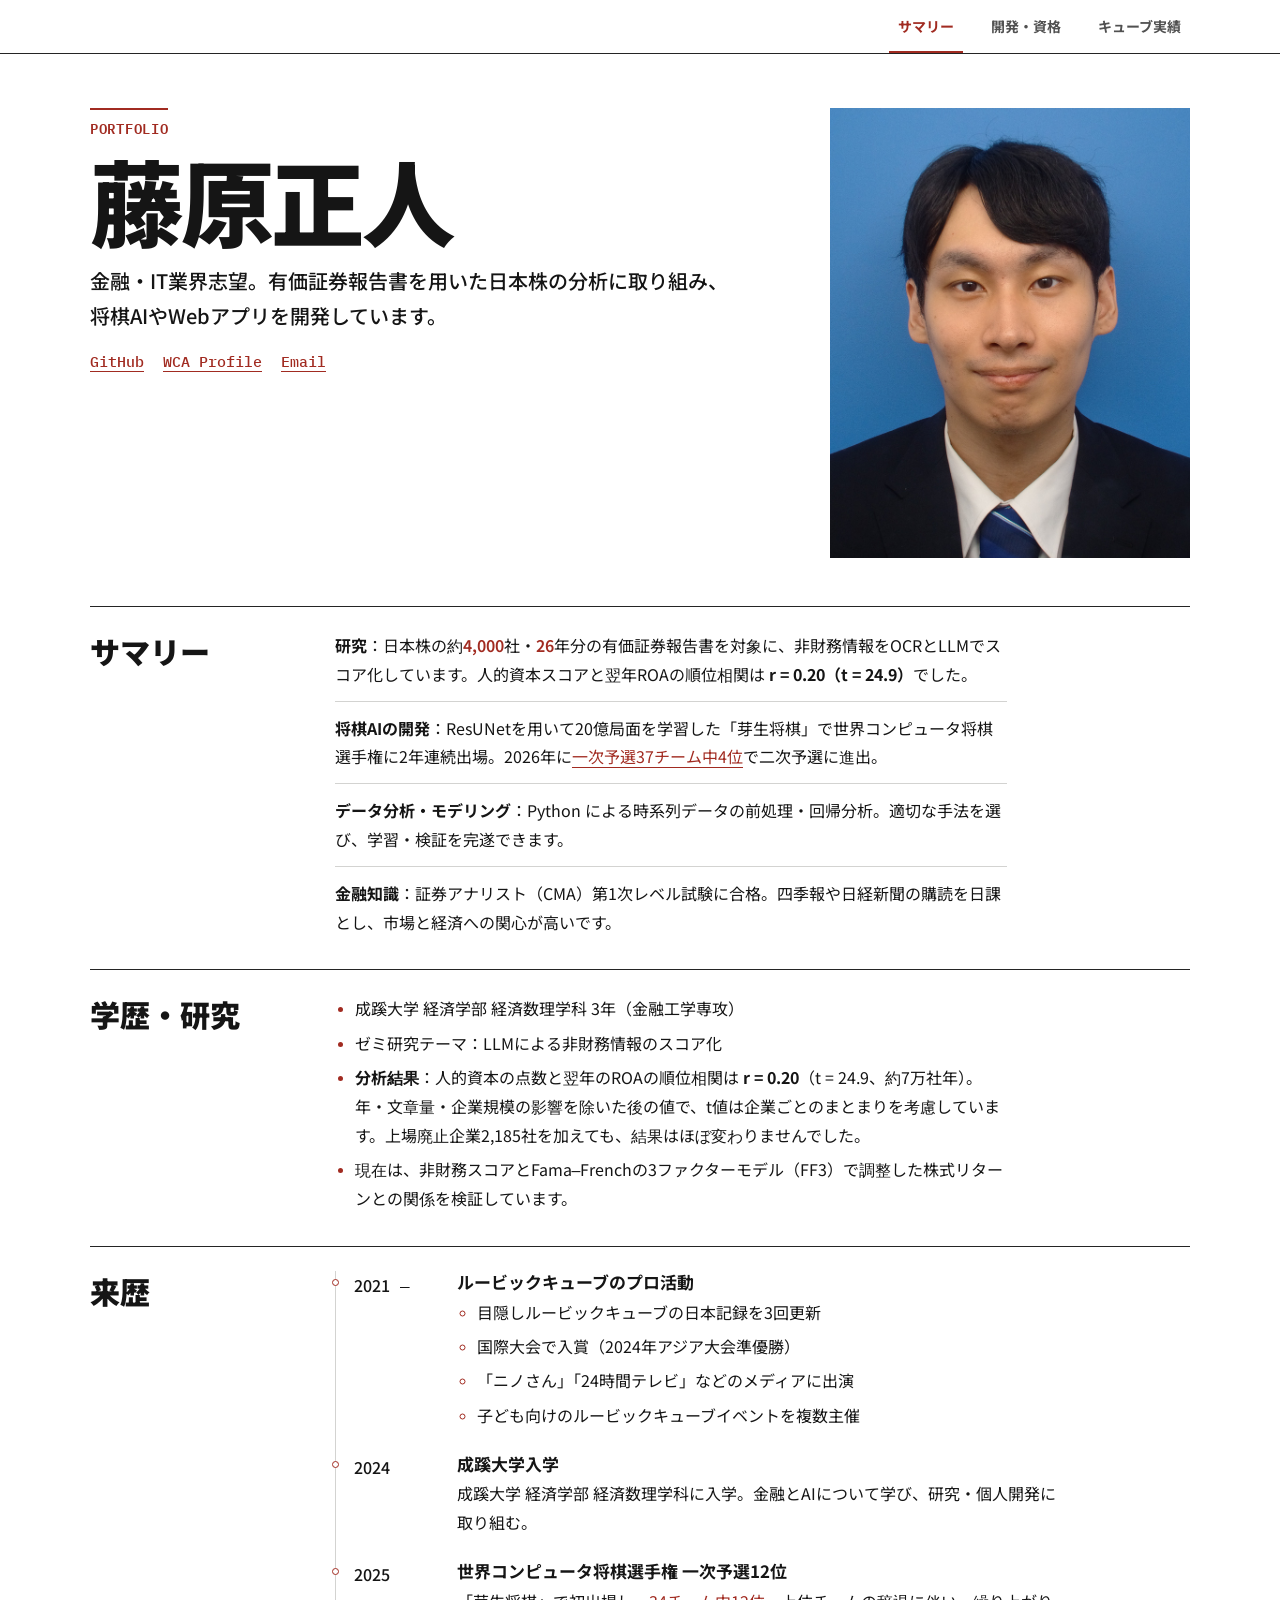
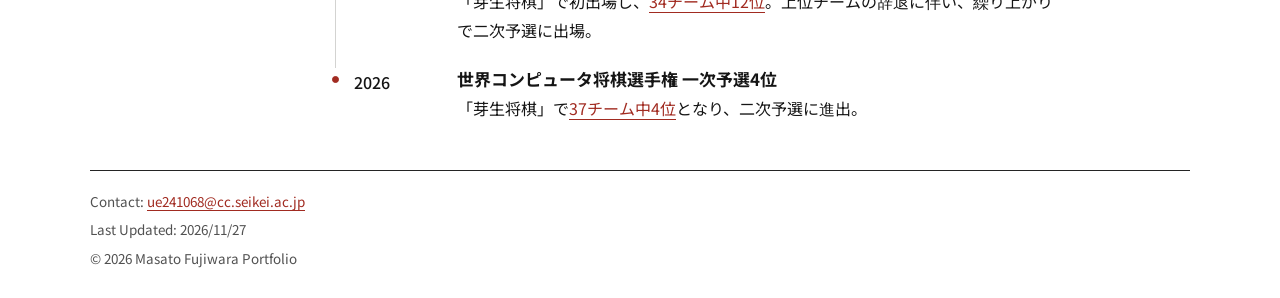
<file: index.html>
<!doctype html>
<html lang="ja">
<head>
  <meta charset="UTF-8">
  <meta name="viewport" content="width=device-width, initial-scale=1.0, viewport-fit=cover">
  <title>Portfolio | 藤原正人</title>
  <meta name="description" content="藤原正人のポートフォリオ。金融・IT業界志望。日本株の有価証券報告書を分析する研究と、将棋AI・Webアプリの開発。">
  <link rel="canonical" href="https://ms3bf.github.io/portfolio/">
  <meta property="og:type" content="website">
  <meta property="og:locale" content="ja_JP">
  <meta property="og:url" content="https://ms3bf.github.io/portfolio/">
  <meta property="og:title" content="藤原正人 | 金融・IT業界志望">
  <meta property="og:description" content="藤原正人のポートフォリオ。金融・IT業界志望。日本株の有価証券報告書を分析する研究と、将棋AI・Webアプリの開発。">
  <meta property="og:image" content="https://ms3bf.github.io/portfolio/assets/portfolio-og.jpg?v=finance-it">
  <meta property="og:image:type" content="image/jpeg">
  <meta property="og:image:width" content="1200">
  <meta property="og:image:height" content="630">
  <meta property="og:image:alt" content="藤原正人のポートフォリオとプロフィール写真">
  <meta name="twitter:card" content="summary_large_image">
  <link rel="icon" href="assets/favicon.png" type="image/png" sizes="96x96">
  <link rel="stylesheet" href="styles.css?v=20261127-links"></head>
<body>
  <nav class="bottom-nav" aria-label="セクション切替">
    <div class="nav-inner"><button type="button" class="is-active" data-tab-target="summary" aria-pressed="true">
      <svg viewbox="0 0 256 256" xmlns="http://www.w3.org/2000/svg" fill="currentColor" aria-hidden="true"><path d="M218.83,103.77l-80-75.48a1.14,1.14,0,0,1-.11-.11,16,16,0,0,0-21.53,0l-.11.11L37.17,103.77A16,16,0,0,0,32,115.55V208a16,16,0,0,0,16,16H96a16,16,0,0,0,16-16V160h32v48a16,16,0,0,0,16,16h48a16,16,0,0,0,16-16V115.55A16,16,0,0,0,218.83,103.77ZM208,208H160V160a16,16,0,0,0-16-16H112a16,16,0,0,0-16,16v48H48V115.55l.11-.1L128,40l79.9,75.43.11.1Z"></path></svg>
      <span>サマリー</span>
      <span class="nav-dot" aria-hidden="true"></span>
    </button>
    <button type="button" data-tab-target="skills" aria-pressed="false">
      <svg viewbox="0 0 256 256" xmlns="http://www.w3.org/2000/svg" fill="currentColor" aria-hidden="true"><path d="M69.12,94.15,28.5,128l40.62,33.85a8,8,0,1,1-10.24,12.29l-48-40a8,8,0,0,1,0-12.29l48-40a8,8,0,0,1,10.24,12.3Zm176,27.7-48-40a8,8,0,1,0-10.24,12.3L227.5,128l-40.62,33.85a8,8,0,1,0,10.24,12.29l48-40a8,8,0,0,0,0-12.29ZM162.73,32.48a8,8,0,0,0-10.25,4.79l-64,176a8,8,0,0,0,4.79,10.26A8.14,8.14,0,0,0,96,224a8,8,0,0,0,7.52-5.27l64-176A8,8,0,0,0,162.73,32.48Z"></path></svg>
      <span>開発・資格</span>
      <span class="nav-dot" aria-hidden="true"></span>
    </button>
    <button type="button" data-tab-target="rubik" aria-pressed="false">
      <svg viewbox="0 0 256 256" xmlns="http://www.w3.org/2000/svg" fill="currentColor" aria-hidden="true"><path d="M232,64H208V56a16,16,0,0,0-16-16H64A16,16,0,0,0,48,56v8H24A16,16,0,0,0,8,80V96a40,40,0,0,0,40,40h3.65A80.13,80.13,0,0,0,120,191.61V216H96a8,8,0,0,0,0,16h64a8,8,0,0,0,0-16H136V191.58c31.94-3.23,58.44-25.64,68.08-55.58H208a40,40,0,0,0,40-40V80A16,16,0,0,0,232,64ZM48,120A24,24,0,0,1,24,96V80H48v32q0,4,.39,8Zm184-24a24,24,0,0,1-24,24h-.5a81.81,81.81,0,0,0,.5-8.9V80h24Z"></path></svg>
      <span>キューブ実績</span>
      <span class="nav-dot" aria-hidden="true"></span>
    </button>
  </div></nav>

  <header class="hero">
    <div class="hero__inner">
      <div>
        <p class="eyebrow">PORTFOLIO</p>
        <h1>藤原正人</h1>
        <p class="lead">金融・IT業界志望。有価証券報告書を用いた日本株の分析に取り組み、将棋AIやWebアプリを開発しています。</p>
        <div class="link-row">
          <a href="https://github.com/ms3bf" target="_blank" rel="noopener noreferrer">GitHub</a>
          <a href="https://www.worldcubeassociation.org/persons/2019FUJI07" target="_blank" rel="noopener noreferrer">WCA Profile</a>
          <a href="mailto:ue241068@cc.seikei.ac.jp">Email</a>
        </div>
      </div>
      <img src="assets/images/profile/IMG_6793.jpeg" alt="藤原正人プロフィール写真" class="hero__photo" width="768" height="1024">
    </div>
  </header>

  <main>
    <div class="tab-content is-active" data-tab-panel="summary">
      <section class="panel panel--index">
        <h2>サマリー</h2>
        <ul>
          <li><strong>研究</strong>：日本株の約<span class="numeric">4,000</span>社・<span class="numeric">26</span>年分の有価証券報告書を対象に、非財務情報をOCRとLLMでスコア化しています。人的資本スコアと翌年ROAの順位相関は <strong>r = 0.20（t = 24.9）</strong>でした。</li>
          <li><strong>将棋AIの開発</strong>：ResUNetを用いて<span class="numeric">20</span>億局面を学習した「芽生将棋」で世界コンピュータ将棋選手権に<span class="numeric">2</span>年連続出場。<span class="numeric">2026</span>年に<a href="https://www.computer-shogi.org/wcsc36/lower.html">一次予選<span class="numeric">37</span>チーム中<span class="numeric">4</span>位</a>で二次予選に進出。</li>
          <li><strong>データ分析・モデリング</strong>：Python による時系列データの前処理・回帰分析。適切な手法を選び、学習・検証を完遂できます。</li>
          <li><strong>金融知識</strong>：証券アナリスト（CMA）第1次レベル試験に合格。四季報や日経新聞の購読を日課とし、市場と経済への関心が高いです。</li>
        </ul>
      </section>

      <section class="panel panel--index">
        <h2>学歴・研究</h2>
        <ul>
          <li>成蹊大学 経済学部 経済数理学科 <span class="numeric">3</span>年（金融工学専攻）</li>
          <li>ゼミ研究テーマ：LLMによる非財務情報のスコア化</li>
          <li><strong>分析結果</strong>：人的資本の点数と翌年のROAの順位相関は <strong>r = 0.20</strong>（t = 24.9、約7万社年）。年・文章量・企業規模の影響を除いた後の値で、t値は企業ごとのまとまりを考慮しています。上場廃止企業2,185社を加えても、結果はほぼ変わりませんでした。</li>
          <li>現在は、非財務スコアとFama–Frenchの3ファクターモデル（FF3）で調整した株式リターンとの関係を検証しています。</li>
        </ul>
      </section>
    <section class="panel career panel--index">
        <div class="career__heading">
          <h2>来歴</h2>
        </div>
        <ol class="career-log" aria-label="来歴のタイムライン">
          <li class="career-log__entry">
            <div class="career-log__meta"><span class="career-log__year"><span class="numeric">2021</span> —</span></div>
            <div class="career-log__card">
              <h3>ルービックキューブのプロ活動</h3>

        <ul>
          <li>目隠しルービックキューブの日本記録を<span class="numeric">3</span>回更新</li>
          <li>国際大会で入賞（<span class="numeric">2024</span>年アジア大会準優勝）</li>
          <li>「ニノさん」「<span class="numeric">24</span>時間テレビ」などのメディアに出演</li>
          <li>子ども向けのルービックキューブイベントを複数主催</li>
        </ul>
            </div>
          </li>
          <li class="career-log__entry">
            <div class="career-log__meta"><span class="career-log__year"><span class="numeric">2024</span></span></div>
            <div class="career-log__card">
              <h3>成蹊大学入学</h3>

        <p>成蹊大学 経済学部 経済数理学科に入学。金融とAIについて学び、研究・個人開発に取り組む。</p>
            </div>
          </li>
          <li class="career-log__entry">
            <div class="career-log__meta"><span class="career-log__year"><span class="numeric">2025</span></span></div>
            <div class="career-log__card">
              <h3>世界コンピュータ将棋選手権 一次予選12位</h3>
              <p>「芽生将棋」で初出場し、<a href="https://www.computer-shogi.org/wcsc35/lower.html">34チーム中12位</a>。上位チームの辞退に伴い、繰り上がりで二次予選に出場。</p>
            </div>
          </li>
          <li class="career-log__entry">
            <div class="career-log__meta"><span class="career-log__year"><span class="numeric">2026</span></span></div>
            <div class="career-log__card">
              <h3>世界コンピュータ将棋選手権 一次予選4位</h3>
              <p>「芽生将棋」で<a href="https://www.computer-shogi.org/wcsc36/lower.html">37チーム中4位</a>となり、二次予選に進出。</p>
            </div>
          </li>
        </ol>
      </section>

      </div>

    <div class="tab-content" data-tab-panel="skills">
      <section class="panel">
        <h2>制作Webアプリ</h2>
        <p class="muted">要件定義から設計・実装・公開までを自ら手がけて制作したWebアプリ。各デモはVercelで公開しています。</p>
        <div class="apps">
          <article class="app-card">
            <a class="app-card__media" href="https://3factor-simulation.vercel.app/" target="_blank" rel="noopener noreferrer" aria-label="日本株シミュレーション デモを開く">
              <video src="assets/images/products/3factor-simulation.mp4" poster="assets/images/products/3factor-simulation-poster.webp" muted loop playsinline preload="none" width="1080" height="1920"></video>
            </a>
            <div class="app-card__body">
              <h3 class="app-card__title">日本株シミュレーション</h3>
              <div class="tags">
                <span class="tag tag--primary">金融工学</span>
                <span class="tag tag--soft">MCMC / CAPM</span>
              </div>
              <details class="app-card__details" open>
                <summary>説明を読む</summary>
                <p class="app-card__desc">マルコフ連鎖モンテカルロ法（MCMC）による日経平均の予測と、その推定値を用いたCAPM理論に基づく個別株リターン予想。さらにFama-Frenchの<span class="numeric">3</span>ファクターモデルを用いて、日本株が各因子をどれほど持っているかをプロットしました。</p>
              </details>
              <a class="app-card__link" href="https://3factor-simulation.vercel.app/" target="_blank" rel="noopener noreferrer">デモを見る →</a>
            </div>
          </article>

          <article class="app-card">
            <a class="app-card__media" href="https://yubi-gui.vercel.app" target="_blank" rel="noopener noreferrer" aria-label="YUBI GUI デモを開く">
              <video src="assets/images/products/yubi-gui.mp4" poster="assets/images/products/yubi-gui-poster.webp" aria-label="YUBI GUI 指遣いの可視化デモ" muted loop playsinline preload="none" width="512" height="740"></video>
            </a>
            <div class="app-card__body">
              <h3 class="app-card__title">YUBI GUI</h3>
              <div class="tags">
                <span class="tag tag--primary">ルービックキューブ</span>
                <span class="tag tag--soft">3D / 指遣い学習</span>
              </div>
              <details class="app-card__details" open>
                <summary>説明を読む</summary>
                <p class="app-card__desc">ルービックキューブの回転手順に対して、指遣いを機械学習で推定し、3Dの手とキューブで可視化します。</p>
              </details>
              <a class="app-card__link" href="https://yubi-gui.vercel.app" target="_blank" rel="noopener noreferrer">デモを見る →</a>
              <a class="app-card__link" href="https://github.com/ms3bf/yubi-gui" target="_blank" rel="noopener noreferrer">GitHub</a>
            </div>
          </article>

          <article class="app-card">
            <a class="app-card__media" href="https://komanoma-shogi.vercel.app" target="_blank" rel="noopener noreferrer" aria-label="芽生将棋 デモを開く">
              <video src="assets/images/products/mebae-shogi.mp4" poster="assets/images/products/mebae-shogi-poster.webp" aria-label="芽生将棋 対局アプリのデモ" muted loop playsinline preload="none" width="512" height="740"></video>
            </a>
            <div class="app-card__body">
              <h3 class="app-card__title">芽生将棋</h3>
              <div class="tags">
                <span class="tag tag--primary">将棋AI</span>
                <span class="tag tag--soft">文化祭 / 対戦アプリ</span>
              </div>
              <details class="app-card__details" open>
                <summary>説明を読む</summary>
                <p class="app-card__desc">成蹊大学の文化祭で、来場者がAI将棋と対戦する企画に使用したアプリを公開。ブラウザ上でAIとの対局を楽しめます。</p>
              </details>
              <a class="app-card__link" href="https://komanoma-shogi.vercel.app" target="_blank" rel="noopener noreferrer">対局する →</a>
              <a class="app-card__link" href="https://www.computer-shogi.org/wcsc36/lower.html" target="_blank" rel="noopener noreferrer">選手権公式結果</a>
            </div>
          </article>

          <article class="app-card">
            <a class="app-card__media" href="https://moving-algorithm-11dp.vercel.app" target="_blank" rel="noopener noreferrer" aria-label="うごく手順表 デモを開く">
              <video src="assets/images/products/moving-algorithm.mp4" poster="assets/images/products/moving-algorithm-poster.webp" muted loop playsinline preload="none" width="720" height="1280"></video>
            </a>
            <div class="app-card__body">
              <h3 class="app-card__title">うごく手順表</h3>
              <div class="tags">
                <span class="tag tag--primary">Web App</span>
                <span class="tag tag--soft">可視化</span>
              </div>
              <details class="app-card__details" open>
                <summary>説明を読む</summary>
                <p class="app-card__desc">ルービックキューブのF2L・OLL・PLLを、各回転を追えるアニメーション付きの手順表にまとめました。</p>
              </details>
              <a class="app-card__link" href="https://moving-algorithm-11dp.vercel.app" target="_blank" rel="noopener noreferrer">デモを見る →</a>
            </div>
          </article>

        </div>
      </section>

      <section class="panel panel--index panel--qualifications">
        <h2>資格</h2>
        <ul>
          <li>基本情報技術者</li>
          <li>応用情報技術者（科目A通過・科目B 12月受験）</li>
          <li>日商簿記<span class="numeric">2</span>級</li>
          <li>日本証券アナリスト協会 CMA（第1次レベル試験合格・第2次レベル試験は2027年受験予定）</li>
          <li>実用数学技能検定 準<span class="numeric">1</span>級</li>
        </ul>
      </section>

      <section class="panel panel--index">
        <h2>趣味</h2>
        <ul>
          <li>将棋：大学から始めて初段。成蹊大学の団体戦C2クラス優勝。</li>
          <li>読書・個人開発</li>
        </ul>
      </section>

      <section class="panel panel--media">
        <h2>チームプロジェクト</h2>
        <ul>
          <li>
            成蹊大学文化会Instagram運用・模擬店リーダー担当
            <br>
            <a href="https://www.instagram.com/seikeibunkakai/" target="_blank" rel="noopener noreferrer">成蹊大学文化会Instagram</a>
          </li>
          <li>
            模擬店初出店でタンフルという新規商品に挑戦
            <br>
            <img src="assets/images/keyaki/IMG_3092.jpg" alt="文化祭（keyaki）活動画像 1" class="panel__img panel__img--inline-small panel__img--keyaki" loading="lazy" width="960" height="1280">
          </li>
          <li>
            企画・仕入れ・飴付けの研究・衛生管理などを担当して、チームの協力のお陰で成功に導くことができました。
            <br>
            <div class="panel__gallery panel__gallery--under-text">
              <img src="assets/images/keyaki/IMG_3080.JPG" alt="文化祭（keyaki）活動画像 2" class="panel__img panel__img--inline-small panel__img--keyaki" loading="lazy" width="720" height="1280">
              <img src="assets/images/keyaki/IMG_4566.JPG" alt="文化祭（keyaki）活動画像 3" class="panel__img panel__img--inline-small panel__img--keyaki" loading="lazy" width="960" height="1280">
            </div>
          </li>
          <li>ルービックキューブの<span class="numeric">3</span>大会の運営に協力</li>
        </ul>
      </section>

    </div>

    <div class="tab-content" data-tab-panel="rubik">
      <section class="panel panel--media">
        <h2>国内実績 / アジア大会 / 競技アプローチ</h2>
        <ul>
          <li>目隠しルービックキューブで日本記録更新（<span class="numeric">3</span>回）</li>
          <li><span class="numeric">2022</span>年 単発 <span class="numeric">19.86</span></li>
          <li><span class="numeric">2022</span>年 平均 <span class="numeric">21.58</span></li>
          <li><span class="numeric">2023</span>年 平均 <span class="numeric">19.55</span></li>
          <li>単発・平均ともに日本人初の<span class="numeric">20</span>秒切りを達成</li>
          <li>国内・国外大会で優勝<span class="numeric">7</span>回</li>
          <li class="highlight-achievement">Rubik's WCA Asian Championship <span class="numeric">2024</span> 準優勝。</li>
        </ul>
        <p class="muted">既存の<span class="numeric">818</span>手順に加え、海外トップ層の<span class="numeric">2768</span>フローティング手順群を日本で初めて採用・運用し、改善を重ねて実績化。</p>
        <div class="link-row">
          <a href="https://www.worldcubeassociation.org/persons/2019FUJI07" target="_blank" rel="noopener noreferrer">WCA公式プロフィール</a>
        </div>
        <div class="panel__gallery panel__gallery--under-text">
          <img src="assets/images/achievements/IMG_4563.webp" alt="大会実績画像 1" class="panel__img" loading="lazy" width="1334" height="750">
          <img src="assets/images/achievements/IMG_4564.webp" alt="大会実績画像 2" class="panel__img" loading="lazy" width="1334" height="750">
        </div>
      </section>

      <section class="panel panel--media">
        <h2>教育</h2>
        <ul>
          <li>東京化学技術館 パズルデーでステージイベント・講師参加(<span class="numeric">2</span>回)</li>
        </ul>
        <div class="link-row">
          <a href="https://www.jsf.or.jp/event/202211/puzzle.php" target="_blank" rel="noopener noreferrer">東京パズルデー<span class="numeric">2022</span></a>
          <a href="https://www.jsf.or.jp/event/202311/puzzle.php" target="_blank" rel="noopener noreferrer">東京パズルデー<span class="numeric">2023</span></a>
        </div>
        <ul>
          <li>小学校での指導</li>
          <li>個別指導塾と提携し<span class="numeric">30</span>人規模のイベントを<span class="numeric">10</span>回以上主催</li>
          <li class="highlight-teaching">のべ<span class="numeric">500</span>人以上にルービックキューブの解き方を指導</li>
        </ul>
        <div class="panel__gallery panel__gallery--under-text">
          <img src="assets/images/teaching/IMG_4558.JPG" alt="塾提携イベントの指導画像 1" class="panel__img panel__img--inline-small" loading="lazy" width="296" height="222">
          <img src="assets/images/teaching/IMG_4559.PNG" alt="塾提携イベントの指導画像 2" class="panel__img panel__img--inline-small" loading="lazy" width="611" height="458">
          <img src="assets/images/teaching/IMG_4560.PNG" alt="塾提携イベントの指導画像 3" class="panel__img panel__img--inline-small" loading="lazy" width="436" height="327">
        </div>

        <ul>
          <li>目隠しルービックキューブのHowTo動画が<span class="numeric">9</span>万再生。</li>
          <li>教材をきっかけに多くの人が目隠しルービックキューブを成功させ、ある視聴者は日本<span class="numeric">2</span>位まで到達</li>
        </ul>
        <div class="link-row">
          <a href="https://www.youtube.com/watch?v=eYiIHLMLPUc&amp;t=853s" target="_blank" rel="noopener noreferrer">解説動画（YouTube）</a>
        </div>
        <img src="assets/images/products/%E8%A7%A3%E8%AA%AC%E5%8B%95%E7%94%BB.png" alt="How to教材動画" class="panel__img panel__img--inline-small" loading="lazy" width="1920" height="1080">
      </section>

      <section class="panel panel--media">
        <h2>プロ・メディア活動</h2>
        <ul>
          <li>ニノさん（<span class="numeric">2022</span>年<span class="numeric">7</span>月放映）</li>
          <li><span class="numeric">24</span>時間テレビ（<span class="numeric">2022</span>年<span class="numeric">8</span>月放映）</li>
          <li>ニノさん（<span class="numeric">2023</span>年<span class="numeric">1</span>月放映）</li>
        </ul>
        <div class="link-row">
          <a href="https://x.com/fujiki_official/status/1543540327432474625" target="_blank" rel="noopener noreferrer">ニノさん（X）</a>
          <a href="https://x.com/24hourTV/status/1563451578887319557?s=20" target="_blank" rel="noopener noreferrer"><span class="numeric">24</span>時間テレビ（X）</a>
        </div>
        <div class="panel__gallery panel__gallery--under-text">
          <img src="assets/images/media/IMG_0035.webp" alt="メディア出演画像 1" class="panel__img" loading="lazy" width="1334" height="750">
          <img src="assets/images/media/IMG_4565.JPG" alt="メディア出演画像 2" class="panel__img" loading="lazy" width="1334" height="750">
        </div>
      </section>
    </div>
  </main>

  <footer>
    <p>Contact: <a href="mailto:ue241068@cc.seikei.ac.jp">ue241068@cc.seikei.ac.jp</a></p>
    <p class="updated">Last Updated: <time datetime="2026-11-27">2026/11/27</time></p>
    <p>© 2026 Masato Fujiwara Portfolio</p>
  </footer>

  <!-- Bottom navigation (SNS-style) -->
  <script>
    const navButtons = document.querySelectorAll('.bottom-nav button');
    const panels = document.querySelectorAll('.tab-content');

    const compactApps = window.matchMedia('(max-width: 680px)');
    function setAppDetails() {
      document.querySelectorAll('.app-card__details').forEach((details) => {
        details.open = !compactApps.matches;
      });
    }
    setAppDetails();
    compactApps.addEventListener('change', setAppDetails);

    if ('IntersectionObserver' in window && !window.matchMedia('(prefers-reduced-motion: reduce)').matches) {
      const videoObserver = new IntersectionObserver((entries) => {
        entries.forEach(({ target, intersectionRatio }) => {
          if (intersectionRatio >= 0.4) target.play().catch(() => {});
          else target.pause();
        });
      }, { threshold: 0.4 });
      document.querySelectorAll('.app-card video').forEach((video) => videoObserver.observe(video));
    }

    navButtons.forEach((button) => {
      button.addEventListener('click', () => {
        const target = button.dataset.tabTarget;

        navButtons.forEach((btn) => {
          const active = btn === button;
          btn.classList.toggle('is-active', active);
          btn.setAttribute('aria-pressed', String(active));
        });

        panels.forEach((panel) => {
          panel.classList.toggle('is-active', panel.dataset.tabPanel === target);
        });

        window.scrollTo({ top: 0, behavior: 'instant' });
      });
    });
  </script>
</body>
</html>
</file>
<file: styles.css>
@font-face { font-family: 'Noto Sans JP'; font-style: normal; font-weight: 400 900; font-display: swap; src: url('assets/fonts/noto-sans-jp.woff2') format('woff2'); }
@font-face { font-family: 'IBM Plex Mono'; font-style: normal; font-weight: 500; font-display: swap; src: url('assets/fonts/ibmplexmono-500.woff2') format('woff2'); }
@font-face { font-family: 'IBM Plex Mono'; font-style: normal; font-weight: 600; font-display: swap; src: url('assets/fonts/ibmplexmono-600.woff2') format('woff2'); }

:root {
  color-scheme: light;
  --paper: #fff;
  --ink: #151515;
  --muted: #515151;
  --accent: #a12b21;
  --rule: #242424;
  --soft-rule: #d3d3d1;
  --media: #f3f3f1;
  --sans: "Noto Sans JP", "Hiragino Sans", "Yu Gothic", Meiryo, sans-serif;
  --mono: "IBM Plex Mono", "Noto Sans JP", monospace;
  --page: 1100px;
  --gutter: clamp(24px, 5vw, 72px);
}
*, *::before, *::after { box-sizing: border-box; }
body { margin: 0; background: var(--paper); color: var(--ink); font: 400 16px/1.8 var(--sans); }
p, h1, h2, h3, ul, ol { margin: 0; }
h1, h2, h3 { line-height: 1.35; overflow-wrap: anywhere; }
ul { padding-inline-start: 1.22em; }
li + li { margin-top: .35em; }
li::marker { color: var(--accent); font-size: .8em; }
a { color: var(--accent); text-underline-offset: .24em; text-decoration-thickness: 1px; overflow-wrap: anywhere; }
a:hover { text-decoration-thickness: 2px; }
a:focus-visible, button:focus-visible { outline: 2px solid var(--accent); outline-offset: 3px; }
img, video { display: block; max-width: 100%; }
img { height: auto; }
.hero__inner, main, footer, .nav-inner {
  width: min(var(--page), calc(100% - 2 * var(--gutter)));
  margin-inline: auto;
}
.hero__inner {
  display: grid;
  grid-template-columns: minmax(0, 1fr) clamp(245px, 31.5vw, 360px);
  gap: 32px;
  padding-block: 54px 48px;
  align-items: start;
}
body:not(:has([data-tab-panel="summary"].is-active)) .hero { display: none; }
.hero__photo { width: 100%; aspect-ratio: 4 / 5; object-fit: cover; object-position: center 35%; }
.eyebrow {
  width: fit-content;
  border-top: 2px solid var(--accent);
  padding-top: 9px;
  color: var(--accent);
  font: 600 .875rem/1.35 var(--mono);
  letter-spacing: .05em;
}
h1 {
  margin-block: 9px 11px;
  font-size: clamp(3.25rem, 7.3vw, 6.25rem);
  font-weight: 900;
  line-height: 1.13;
  letter-spacing: -.025em;
}
.lead { max-width: 32em; font-size: clamp(1rem, 1.57vw, 1.25rem); font-weight: 500; line-height: 1.75; }
.link-row { display: flex; flex-wrap: wrap; align-items: baseline; gap: 6px 19px; }
.hero .link-row { margin-top: 16px; font-size: .93rem; }
.hero .link-row a { font-family: var(--mono); font-weight: 500; }
main { min-height: 45vh; }
.tab-content { display: none; }
.tab-content.is-active { display: block; }
.panel { border-top: 1px solid var(--rule); padding-block: 24px 33px; }
.panel--index {
  display: grid;
  grid-template-columns: minmax(165px, 20%) minmax(0, 1fr);
  column-gap: 25px;
  row-gap: 13px;
  align-items: start;
}
.panel--index > :not(h2):not(.career__heading) { grid-column: 2; }
.panel--index > h2, .panel--index > .career__heading { grid-column: 1; grid-row: 1; }
.panel > h2, .career__heading h2 { font-size: clamp(1.35rem, 2.35vw, 2rem); font-weight: 900; }
.panel:not(.panel--index) > h2 { margin-bottom: 10px; }
.panel:not(.panel--index) > p { margin-bottom: 16px; }
.panel--index > ul, .panel--index > p { max-width: 42em; }
.muted { color: var(--muted); }
[data-tab-panel]:not([data-tab-panel="summary"]) > .panel:first-of-type { border-top: 0; padding-top: 32px; }
[data-tab-panel="summary"] > .panel:first-of-type > ul {
  list-style: none;
  padding: 0;
}
[data-tab-panel="summary"] > .panel:first-of-type > ul li { padding: 12px 0; border-bottom: 1px solid var(--soft-rule); margin: 0; }
[data-tab-panel="summary"] > .panel:first-of-type > ul li:first-child { padding-top: 0; }
[data-tab-panel="summary"] > .panel:first-of-type > ul li:last-child { border-bottom: 0; padding-bottom: 0; }
.numeric, footer .updated { font-family: var(--sans); font-variant-numeric: tabular-nums; }
.career-log__meta, .career__branch { font-family: var(--mono); }
[data-tab-panel="summary"] > .panel:first-of-type > ul li:first-child .numeric { color: var(--accent); font-weight: 600; }
.career__heading { display: flex; flex-wrap: wrap; gap: 6px 14px; align-items: baseline; }
.career__branch, .career-log__head { color: var(--accent); font-size: .85rem; font-weight: 600; }
.career-log { list-style: none; padding: 0; }
.career-log__entry {
  margin: 0;
  position: relative;
  display: grid;
  grid-template-columns: 88px minmax(0,1fr);
  column-gap: 15px;
  border-left: 1px solid var(--soft-rule);
  padding: 0 0 23px 18px;
}
.career-log__entry::before {
  content: "";
  position: absolute;
  top: .52em;
  left: -4px;
  width: 7px;
  height: 7px;
  border: 1px solid var(--accent);
  background: var(--paper);
  border-radius: 50%;
}
.career-log__entry:last-child { border-color: transparent; padding-bottom: 0; }
.career-log__entry:last-child::before { background: var(--accent); }
.career-log__meta { font-weight: 500; }
.career-log__card h3, .career__qualifications h3 { font-size: 1.06rem; margin: 0 0 4px; }
.career-log__card p, .career-log__card ul { max-width: 38em; }
.career__qualifications { margin-top: 8px; border-top: 1px solid var(--soft-rule); padding-top: 15px; }
.career__qualifications ul { padding: 0; list-style: none; display: grid; grid-template-columns: 1fr 1fr; gap: 0 21px; }
.career__qualifications li, .panel--qualifications li { padding-block: 6px; border-bottom: 1px solid var(--soft-rule); margin: 0; }
.panel--qualifications ul { padding: 0; list-style: none; }
.apps { display: grid; }
.app-card {
  border-top: 1px solid var(--soft-rule);
  display: grid;
  grid-template-columns: 176px minmax(0,1fr);
  gap: 22px;
  align-items: start;
  padding-block: 3px;
}
.app-card__media {
  display: block;
  width: 100%;
}
.app-card__media video {
  width: 100%;
  height: auto;
}
.app-card__body { align-self: center; padding-block: 6px; }
.app-card__title { font-size: clamp(1.25rem, 2.75vw, 1.8rem); font-weight: 900; }
.tags { display: flex; flex-wrap: wrap; gap: 4px 10px; font-size: .875rem; margin: 4px 0 5px; color: var(--muted); }
.tag + .tag { border-inline-start: 1px solid var(--soft-rule); padding-inline-start: 10px; }
.app-card__details summary { display: none; }
.app-card__desc { max-width: 36em; }
.app-card__link { display: inline-block; margin-top: 7px; }
.panel__gallery { display: grid; grid-template-columns: repeat(2,minmax(0,1fr)); gap: 12px; margin-block: 14px 4px; align-items: start; }
.panel__img { width: 100%; object-fit: contain; background: var(--media); }
.panel__img--inline-small { width: auto; max-width: 100%; max-height: 320px; margin-block: 10px; }
.panel__gallery .panel__img--inline-small { width: 100%; margin-block: 0; }
.panel--media ul { margin-block: 7px; max-width: 44em; }
.panel--media .link-row { margin-block: 12px; }
.highlight-achievement, .highlight-teaching { font-weight: 700; }
footer { border-top: 1px solid var(--rule); margin-top: 14px; padding-block: 18px 28px; color: var(--muted); font-size: .84rem; }
footer p + p { margin-top: 4px; }
.bottom-nav {
  position: sticky; top: 0; z-index: 10;
  background: var(--paper);
  border-bottom: 1px solid var(--rule);
}
.nav-inner { display: flex; gap: 19px; justify-content: flex-end; }
.bottom-nav button {
  appearance: none;
  border: 0;
  border-bottom: 2px solid transparent;
  background: transparent;
  color: var(--muted);
  cursor: pointer;
  display: flex;
  justify-content: center;
  align-items: center;
  font: 700 .875rem/1.3 var(--sans);
  padding: 11px 9px 9px;
  min-height: 53px;
}
.bottom-nav button.is-active { color: var(--accent); border-color: var(--accent); }
.bottom-nav svg, .nav-dot { display: none; }
@media (max-width: 680px) {
  :root { --gutter: clamp(16px, 5.15vw, 26px); }
  body { padding-bottom: calc(60px + env(safe-area-inset-bottom, 0px)); }
  .hero__inner {
    grid-template-columns: minmax(0,1fr) clamp(100px, 33.85vw, 132px);
    gap: 6px 13px;
    padding-block: 26px 24px;
    align-items: center;
  }
  .hero__inner > div:first-child { display: contents; }
  .hero__photo { grid-column: 2; grid-row: 1 / 3; align-self: start; }
  .eyebrow { grid-column: 1; grid-row: 1; padding-top: 6px; align-self: end; }
  h1 { grid-column: 1; grid-row: 2; font-size: clamp(2.55rem, 12vw, 3.6rem); margin: 0 0 5px; align-self: start; }
  .lead, .hero .link-row { grid-column: 1 / -1; }
  .lead { margin-top: 6px; }
  .hero .link-row { margin-top: 7px; }
  .panel { padding-block: 17px 24px; }
  .panel--index { grid-template-columns: minmax(0,1fr); row-gap: 9px; }
  .panel--index > :not(h2):not(.career__heading) { grid-column: 1; }
  .career-log__entry { grid-template-columns: minmax(0,1fr); gap: 4px; padding-left: 12px; padding-bottom: 17px; }
  .career-log__meta { line-height: 1.45; }
  .career__qualifications ul, .panel__gallery { grid-template-columns: minmax(0,1fr); }
  .app-card { grid-template-columns: clamp(100px, 32vw, 136px) minmax(0,1fr); gap: 12px; }
  .app-card__title { font-size: 1.15rem; }
  .app-card__desc { font-size: .94rem; line-height: 1.65; }
  .app-card__details summary {
    display: list-item;
    width: fit-content;
    color: var(--muted);
    cursor: pointer;
    font-size: .85rem;
    padding-block: 3px;
  }
  .app-card__details summary:focus-visible { outline: 2px solid var(--accent); outline-offset: 2px; }
  .app-card__details[open] .app-card__desc { margin-top: 4px; }
  .panel__gallery { gap: 8px; }
  [data-tab-panel]:not([data-tab-panel="summary"]) > .panel:first-of-type { padding-top: 22px; }
  .bottom-nav {
    position: fixed;
    inset: auto 0 0;
    padding-bottom: env(safe-area-inset-bottom,0px);
    border-top: 1px solid var(--rule);
    border-bottom: 0;
  }
  .nav-inner { width: 100%; gap: 0; justify-content: stretch; }
  .bottom-nav button {
    flex: 1 1 0;
    border-top: 2px solid transparent;
    border-bottom: 0;
    flex-direction: column;
    gap: 3px;
    font-size: .77rem;
    padding: 5px 1px 6px;
    min-height: 58px;
  }
  .bottom-nav svg { display: block; width: 21px; height: 21px; }
}

.app-card__link + .app-card__link { margin-left: 1.2em; }
</file>
